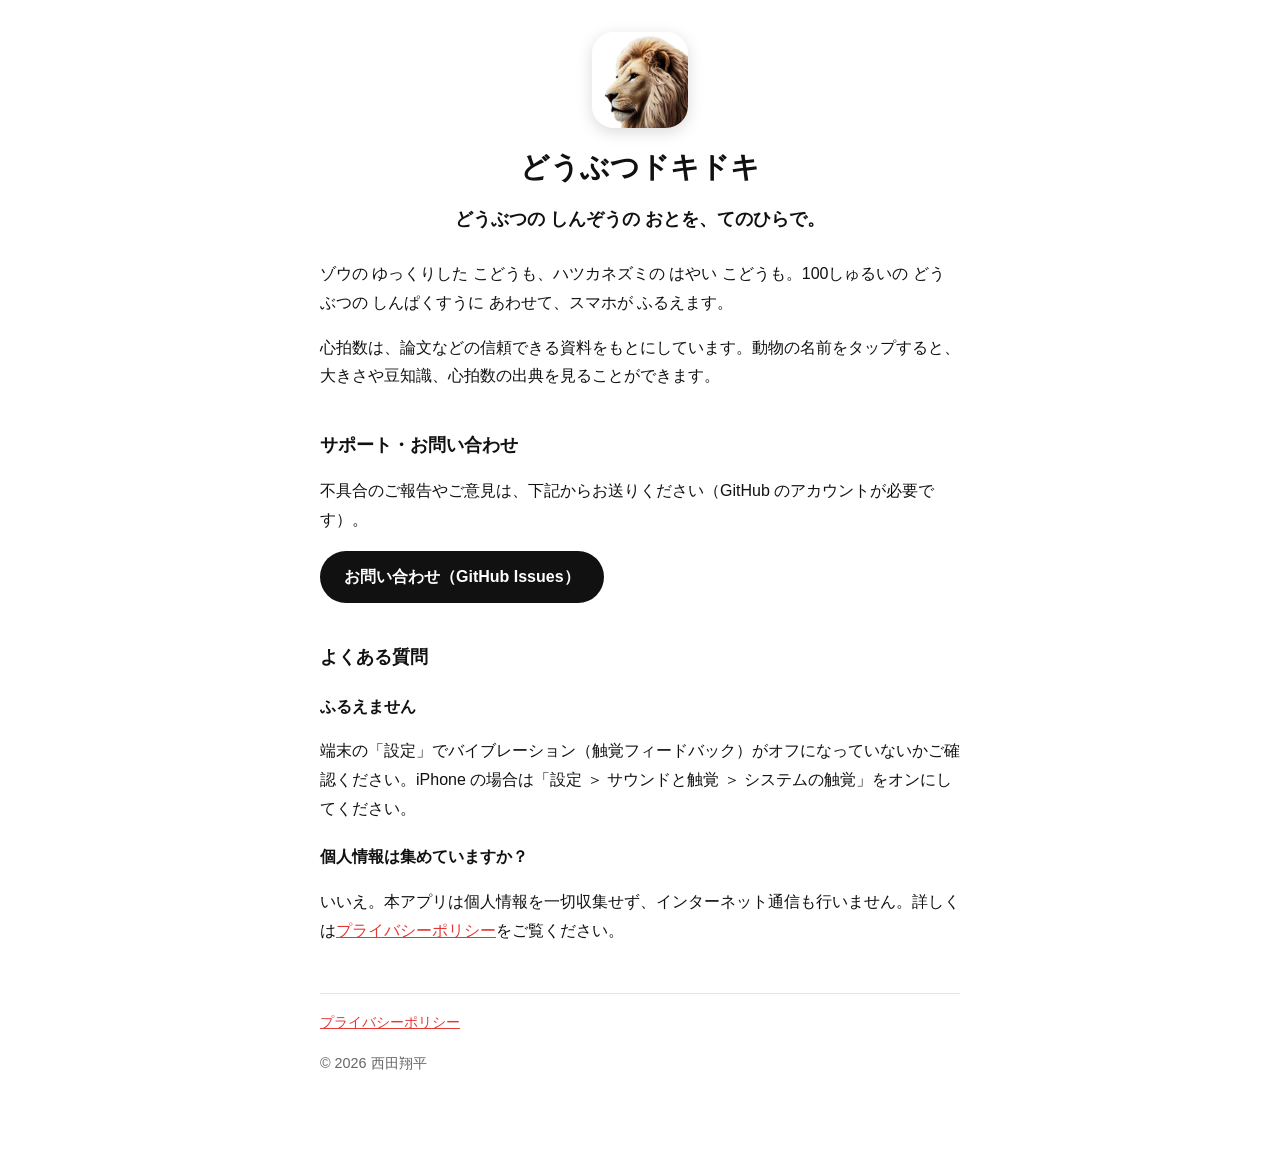
<file: index.html>
<!doctype html>
<html lang="ja">
<head>
<meta charset="utf-8">
<meta name="viewport" content="width=device-width, initial-scale=1">
<title>どうぶつドキドキ｜サポート</title>
<meta name="description" content="100しゅるいの どうぶつの しんぞうの はやさに あわせて、スマホが ふるえる アプリです。">
<link rel="icon" href="/icon.png">
<link rel="stylesheet" href="/style.css">
</head>
<body>
<main>
  <header class="hero">
    <img src="/icon.png" alt="" width="96" height="96">
    <h1>どうぶつドキドキ</h1>
    <p class="lead">どうぶつの しんぞうの おとを、てのひらで。</p>
  </header>

  <p>ゾウの ゆっくりした こどうも、ハツカネズミの はやい こどうも。100しゅるいの どうぶつの しんぱくすうに あわせて、スマホが ふるえます。</p>
  <p>心拍数は、論文などの信頼できる資料をもとにしています。動物の名前をタップすると、大きさや豆知識、心拍数の出典を見ることができます。</p>

  <h2>サポート・お問い合わせ</h2>
  <p>不具合のご報告やご意見は、下記からお送りください（GitHub のアカウントが必要です）。</p>
  <p><a class="button" href="https://github.com/NISHIDA-Shohei/dobutsu-dokidoki/issues">お問い合わせ（GitHub Issues）</a></p>

  <h2>よくある質問</h2>
  <h3>ふるえません</h3>
  <p>端末の「設定」でバイブレーション（触覚フィードバック）がオフになっていないかご確認ください。iPhone の場合は「設定 ＞ サウンドと触覚 ＞ システムの触覚」をオンにしてください。</p>
  <h3>個人情報は集めていますか？</h3>
  <p>いいえ。本アプリは個人情報を一切収集せず、インターネット通信も行いません。詳しくは<a href="/privacy">プライバシーポリシー</a>をご覧ください。</p>

  <footer>
    <a href="/privacy">プライバシーポリシー</a>
    <p>© 2026 西田翔平</p>
  </footer>
</main>
</body>
</html>
</file>
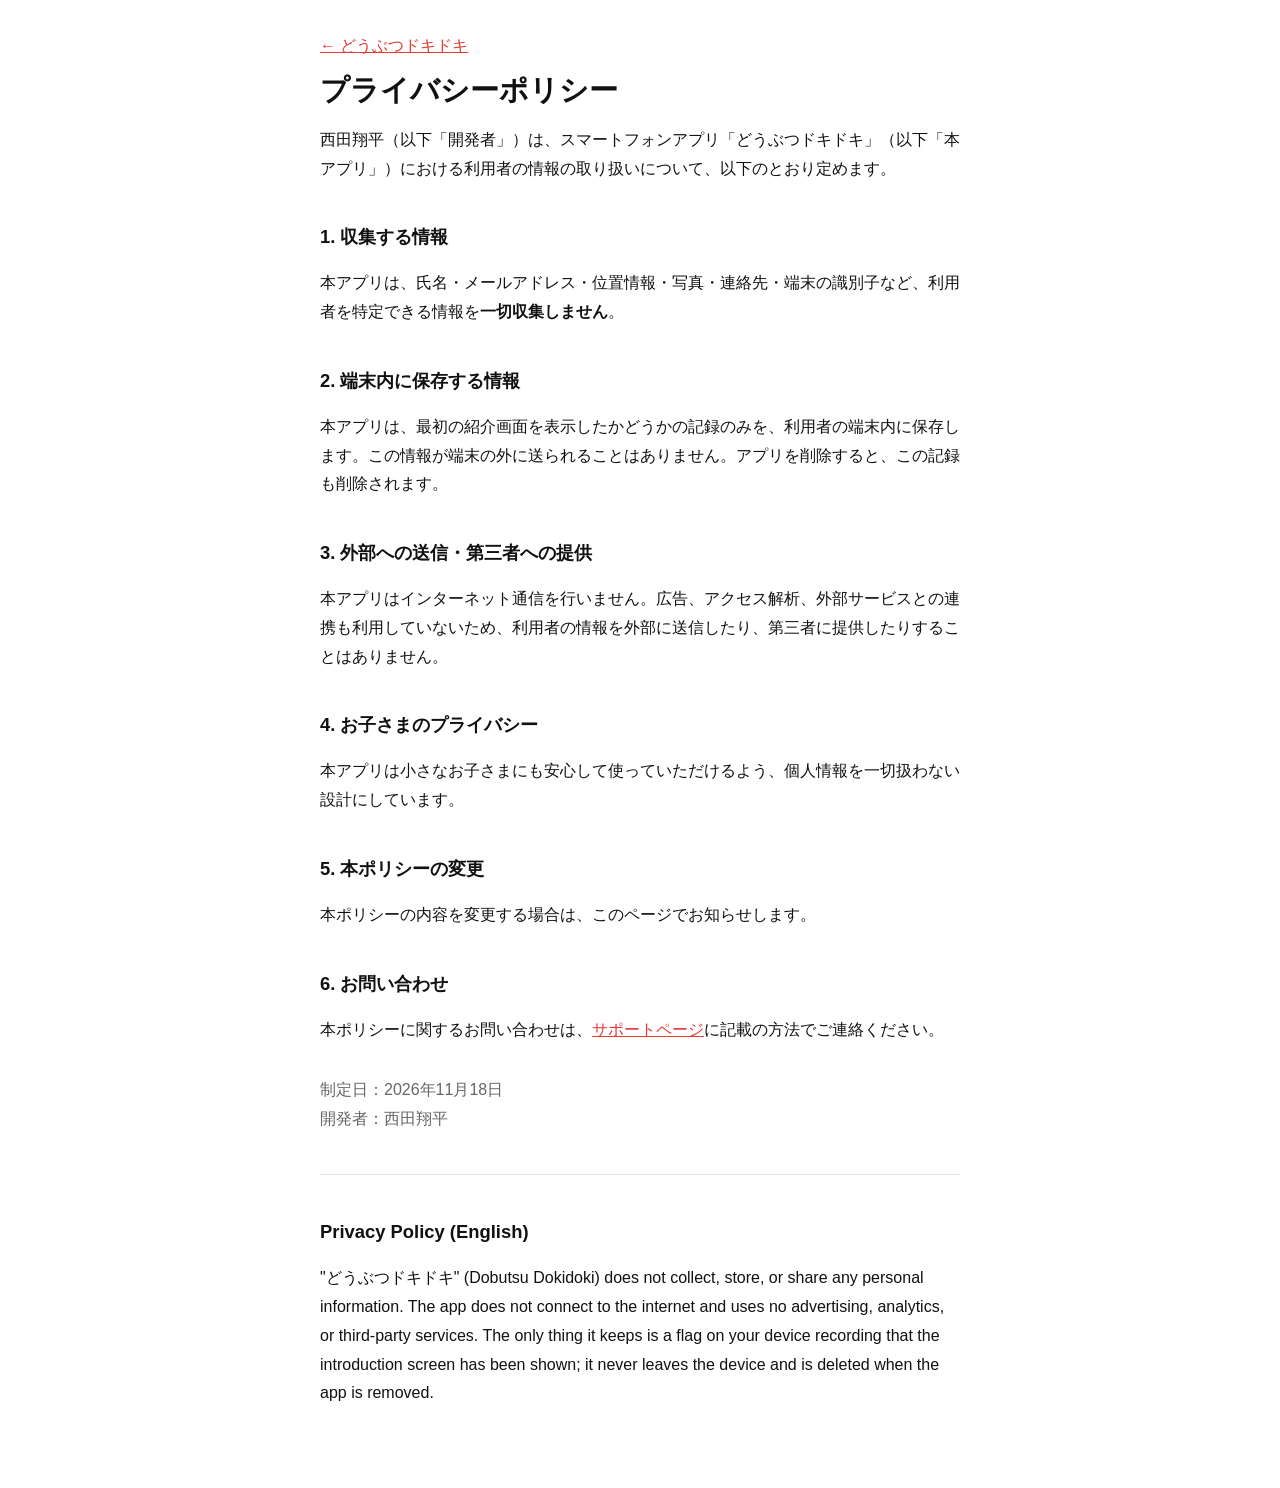
<file: privacy.html>
<!doctype html>
<html lang="ja">
<head>
<meta charset="utf-8">
<meta name="viewport" content="width=device-width, initial-scale=1">
<title>プライバシーポリシー｜どうぶつドキドキ</title>
<link rel="stylesheet" href="/style.css">
</head>
<body>
<main>
  <p class="back"><a href="/">← どうぶつドキドキ</a></p>
  <h1>プライバシーポリシー</h1>
  <p>西田翔平（以下「開発者」）は、スマートフォンアプリ「どうぶつドキドキ」（以下「本アプリ」）における利用者の情報の取り扱いについて、以下のとおり定めます。</p>

  <h2>1. 収集する情報</h2>
  <p>本アプリは、氏名・メールアドレス・位置情報・写真・連絡先・端末の識別子など、利用者を特定できる情報を<strong>一切収集しません</strong>。</p>

  <h2>2. 端末内に保存する情報</h2>
  <p>本アプリは、最初の紹介画面を表示したかどうかの記録のみを、利用者の端末内に保存します。この情報が端末の外に送られることはありません。アプリを削除すると、この記録も削除されます。</p>

  <h2>3. 外部への送信・第三者への提供</h2>
  <p>本アプリはインターネット通信を行いません。広告、アクセス解析、外部サービスとの連携も利用していないため、利用者の情報を外部に送信したり、第三者に提供したりすることはありません。</p>

  <h2>4. お子さまのプライバシー</h2>
  <p>本アプリは小さなお子さまにも安心して使っていただけるよう、個人情報を一切扱わない設計にしています。</p>

  <h2>5. 本ポリシーの変更</h2>
  <p>本ポリシーの内容を変更する場合は、このページでお知らせします。</p>

  <h2>6. お問い合わせ</h2>
  <p>本ポリシーに関するお問い合わせは、<a href="/">サポートページ</a>に記載の方法でご連絡ください。</p>

  <p class="date">制定日：2026年11月18日<br>開発者：西田翔平</p>

  <hr>
  <h2 lang="en">Privacy Policy (English)</h2>
  <p lang="en">"どうぶつドキドキ" (Dobutsu Dokidoki) does not collect, store, or share any personal information. The app does not connect to the internet and uses no advertising, analytics, or third-party services. The only thing it keeps is a flag on your device recording that the introduction screen has been shown; it never leaves the device and is deleted when the app is removed.</p>
</main>
</body>
</html>
</file>
<file: style.css>
:root { --fg: #111; --muted: #666; --line: #e5e5e5; --accent: #e53935; --bg: #fff; }
@media (prefers-color-scheme: dark) { :root { --fg: #f2f2f2; --muted: #aaa; --line: #333; --bg: #111; } }
* { box-sizing: border-box; }
body { margin: 0; background: var(--bg); color: var(--fg);
  font-family: -apple-system, BlinkMacSystemFont, "Hiragino Sans", "Noto Sans JP", sans-serif; line-height: 1.8; }
main { max-width: 680px; margin: 0 auto; padding: 32px 20px 64px; }
h1 { font-size: 1.8rem; line-height: 1.3; margin: 0.4em 0; }
h2 { font-size: 1.15rem; margin-top: 2em; }
h3 { font-size: 1rem; margin: 1.2em 0 0.2em; }
a { color: var(--accent); }
.hero { text-align: center; margin-bottom: 24px; }
.hero img { border-radius: 22px; box-shadow: 0 4px 16px rgba(0,0,0,.15); }
.lead { font-weight: 700; font-size: 1.1rem; }
.button { display: inline-block; background: var(--fg); color: var(--bg); text-decoration: none;
  padding: 12px 24px; border-radius: 999px; font-weight: 700; }
.back { margin: 0 0 8px; }
.date { color: var(--muted); margin-top: 2em; }
hr { border: 0; border-top: 1px solid var(--line); margin: 40px 0; }
footer { margin-top: 48px; padding-top: 16px; border-top: 1px solid var(--line); color: var(--muted); font-size: .9rem; }
</file>
